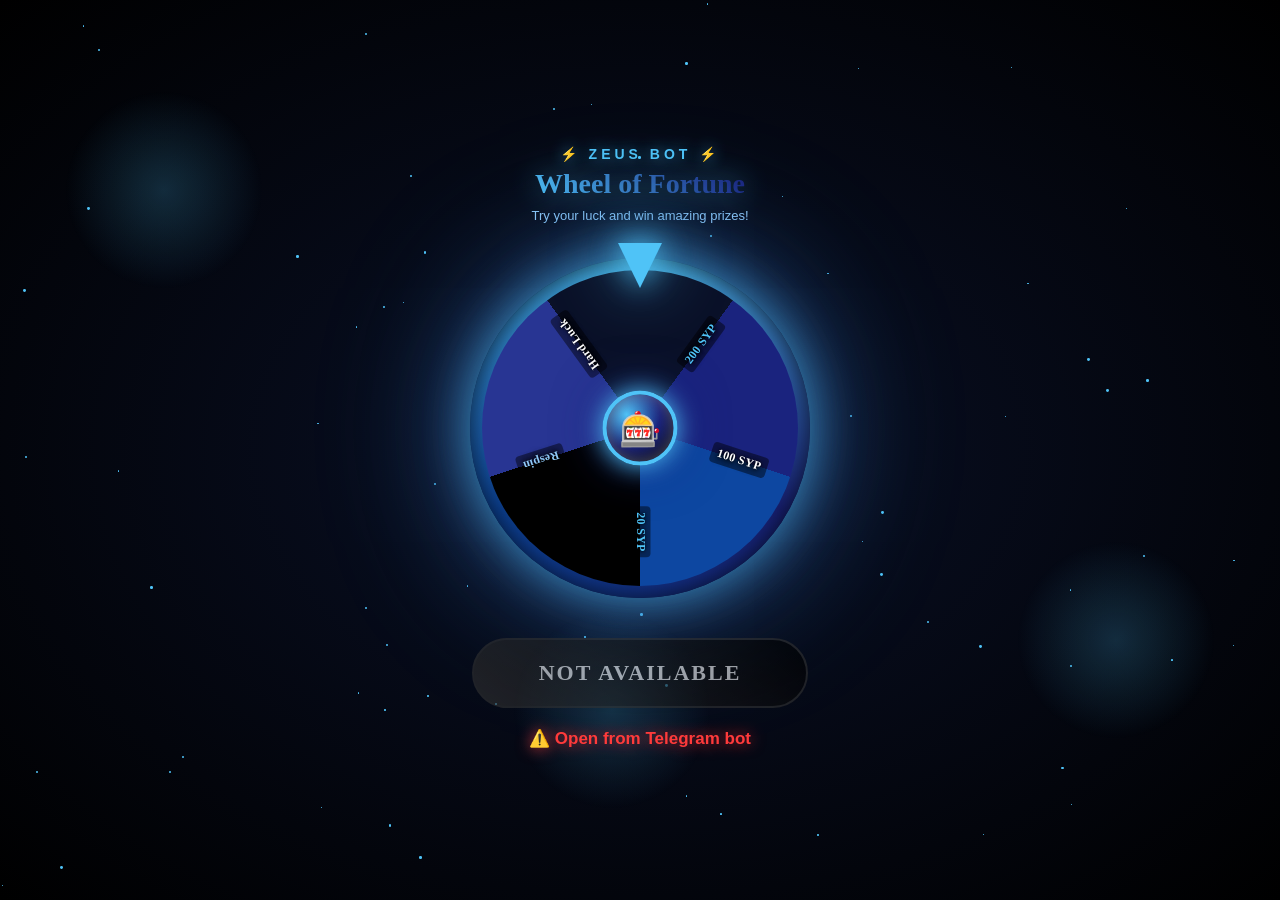
<file: index.html>
<!DOCTYPE html>
<html lang="en" dir="ltr">
<head>
    <meta charset="UTF-8">
    <meta name="viewport" content="width=device-width, initial-scale=1.0, maximum-scale=1.0, user-scalable=no">
    <title>🎡 ZEUS BOT - Wheel of Fortune</title>
    <script src="https://telegram.org/js/telegram-web-app.js"></script>
    <style>
        * { margin: 0; padding: 0; box-sizing: border-box; -webkit-tap-highlight-color: transparent; }

        body {
            font-family: 'Segoe UI', Tahoma, Arial, sans-serif;
            background: radial-gradient(ellipse at center, #0a1128 0%, #000000 100%);
            min-height: 100vh;
            display: flex; flex-direction: column; align-items: center; justify-content: center;
            padding: 20px; color: #fff; overflow: hidden; user-select: none; position: relative;
        }

        .stars { position: fixed; top: 0; left: 0; right: 0; bottom: 0; pointer-events: none; z-index: 0; }
        .star { position: absolute; background: #4fc3f7; border-radius: 50%; animation: twinkle 2s infinite ease-in-out; }
        @keyframes twinkle { 0%,100%{opacity:.2;transform:scale(.8)} 50%{opacity:1;transform:scale(1.2)} }

        .glow-orb { position: fixed; width: 200px; height: 200px; border-radius: 50%;
            background: radial-gradient(circle, rgba(79,195,247,0.2) 0%, transparent 70%);
            pointer-events: none; z-index: 0; animation: floatOrb 8s infinite ease-in-out; }
        @keyframes floatOrb { 0%,100%{transform:translate(0,0)} 50%{transform:translate(30px,-30px)} }

        .container { position: relative; z-index: 1; display: flex; flex-direction: column; align-items: center; }

        .header { text-align: center; margin-bottom: 20px; animation: fadeInDown 0.8s ease; }
        @keyframes fadeInDown { from{opacity:0;transform:translateY(-30px)} to{opacity:1;transform:translateY(0)} }

        .bot-name {
            font-size: 14px; letter-spacing: 4px; color: #4fc3f7; margin-bottom: 6px;
            font-weight: 700; text-shadow: 0 0 15px rgba(79,195,247,0.8);
            animation: botNamePulse 2s infinite ease-in-out;
            transition: opacity 0.3s ease;
        }
        @keyframes botNamePulse {
            0%,100% { opacity: 0.7; letter-spacing: 4px; }
            50% { opacity: 1; letter-spacing: 6px; }
        }

        /* ✅ إخفاء ZEUS BOT عند الدوران */
        .spinning .bot-name {
            opacity: 0 !important;
            animation: none !important;
        }

        .header h1 { font-size: 28px; margin-bottom: 8px;
            font-family: 'Georgia', 'Times New Roman', serif;
            background: linear-gradient(45deg, #4fc3f7, #1a237e, #4fc3f7);
            -webkit-background-clip: text; -webkit-text-fill-color: transparent; background-clip: text;
            background-size: 200% auto; animation: shineText 3s linear infinite;
            filter: drop-shadow(0 0 15px rgba(79,195,247,0.6)); }
        @keyframes shineText { to { background-position: 200% center; } }
        .header p { font-size: 13px; color: #90caf9; }

        .wheel-wrapper { position: relative; width: 340px; height: 340px; margin: 15px 0;
            display: flex; align-items: center; justify-content: center; }

        .wheel-glow { position: absolute; width: 100%; height: 100%; border-radius: 50%;
            background: radial-gradient(circle, rgba(79,195,247,0.4) 0%, transparent 70%);
            animation: pulseGlow 2s infinite ease-in-out; z-index: 0; }
        @keyframes pulseGlow { 0%,100%{transform:scale(1);opacity:.6} 50%{transform:scale(1.15);opacity:1} }
        .spinning .wheel-glow { animation: pulseGlow 0.4s infinite ease-in-out;
            background: radial-gradient(circle, rgba(41,98,255,0.6) 0%, transparent 70%); }

        .pointer { position: absolute; top: -15px; left: 50%; transform: translateX(-50%);
            width: 0; height: 0; border-left: 22px solid transparent; border-right: 22px solid transparent;
            border-top: 45px solid #4fc3f7; z-index: 10;
            filter: drop-shadow(0 0 15px rgba(79,195,247,1)) drop-shadow(0 0 30px rgba(79,195,247,0.6));
            animation: pointerBounce 1s infinite ease-in-out; }
        @keyframes pointerBounce { 0%,100%{transform:translateX(-50%) translateY(0)} 50%{transform:translateX(-50%) translateY(-5px)} }
        .spinning .pointer { animation: pointerShake 0.1s infinite linear; }
        @keyframes pointerShake { 0%,100%{transform:translateX(-50%) rotate(0)} 25%{transform:translateX(-50%) rotate(-5deg)} 75%{transform:translateX(-50%) rotate(5deg)} }

        .wheel-outer { width: 100%; height: 100%; border-radius: 50%;
            background: conic-gradient(from 0deg, #4fc3f7, #1a237e, #0d47a1, #4fc3f7);
            padding: 12px;
            box-shadow: 0 0 50px rgba(79,195,247,0.7), 0 0 100px rgba(26,35,126,0.6),
                0 0 150px rgba(79,195,247,0.4), inset 0 0 30px rgba(0,0,0,0.8);
            position: relative; z-index: 2; animation: rotateBorder 8s linear infinite; }
        @keyframes rotateBorder { to { transform: rotate(360deg); } }

        .wheel { width: 100%; height: 100%; border-radius: 50%; position: relative;
            overflow: hidden; background: #000000; }

        @keyframes continuousSpin {
            from { transform: rotate(0deg); }
            to { transform: rotate(360deg); }
        }

        /* ✅ النصوص في منتصف القطاعات */
        .wheel-label {
            position: absolute;
            font-family: 'Georgia', 'Times New Roman', serif;
            font-size: 12px;
            font-weight: 800;
            letter-spacing: 0.3px;
            text-align: center;
            white-space: nowrap;
            text-shadow: 0 2px 6px rgba(0,0,0,1), 0 0 3px rgba(0,0,0,1);
            pointer-events: none;
            z-index: 3;
            padding: 3px 6px;
            background: rgba(0,0,0,0.45);
            border-radius: 4px;
            transform-origin: center center;
        }

        .wheel-center { position: absolute; top: 50%; left: 50%; transform: translate(-50%, -50%);
            width: 75px; height: 75px; border-radius: 50%;
            background: radial-gradient(circle at 30% 30%, #4fc3f7, #1a237e, #000000);
            display: flex; align-items: center; justify-content: center; font-size: 34px;
            box-shadow: 0 0 25px rgba(79,195,247,1), 0 0 50px rgba(26,35,126,0.8),
                inset 0 0 15px rgba(255,255,255,0.3), inset 0 -5px 15px rgba(0,0,0,0.5);
            z-index: 5; border: 4px solid #4fc3f7; animation: centerPulse 1.5s infinite ease-in-out; }
        @keyframes centerPulse { 0%,100%{transform:translate(-50%,-50%) scale(1)} 50%{transform:translate(-50%,-50%) scale(1.08)} }
        .spinning .wheel-center { animation: centerSpin 0.2s infinite linear; }
        @keyframes centerSpin { 0%,100%{transform:translate(-50%,-50%) rotate(-5deg) scale(1.1)} 50%{transform:translate(-50%,-50%) rotate(5deg) scale(1.1)} }

        .spin-btn { margin-top: 25px; padding: 20px 65px; font-size: 22px; font-weight: 900;
            color: #fff; background: linear-gradient(45deg, #0a1128, #1a237e, #4fc3f7, #1a237e, #0a1128);
            background-size: 300% 100%; border: 2px solid #4fc3f7; border-radius: 60px; cursor: pointer;
            box-shadow: 0 10px 30px rgba(79,195,247,0.5), 0 0 40px rgba(26,35,126,0.6),
                inset 0 -4px 15px rgba(0,0,0,0.5);
            transition: all 0.3s ease; text-transform: uppercase; letter-spacing: 2px;
            position: relative; overflow: hidden; animation: btnShine 3s infinite linear; z-index: 10;
            font-family: 'Georgia', 'Times New Roman', serif; }
        @keyframes btnShine { 0%{background-position:0% center} 100%{background-position:300% center} }
        .spin-btn::before { content: ''; position: absolute; top: -50%; left: -50%;
            width: 200%; height: 200%;
            background: linear-gradient(45deg, transparent 30%, rgba(79,195,247,0.4) 50%, transparent 70%);
            transform: rotate(45deg); animation: btnShimmer 2s infinite; }
        @keyframes btnShimmer { 0%{transform:translateX(-100%) rotate(45deg)} 100%{transform:translateX(100%) rotate(45deg)} }
        .spin-btn:not(:disabled):active { transform: scale(0.95); }
        .spin-btn:not(:disabled):hover { transform: translateY(-4px);
            box-shadow: 0 15px 40px rgba(79,195,247,0.8), 0 0 60px rgba(26,35,126,0.8); }
        .spin-btn:disabled { background: linear-gradient(45deg, #333, #000); cursor: not-allowed;
            box-shadow: none; opacity: 0.6; animation: none; border-color: #333; }
        .spin-btn:disabled::before { display: none; }

        .status { margin-top: 20px; font-size: 17px; color: #4fc3f7; text-align: center;
            min-height: 26px; font-weight: bold; text-shadow: 0 0 15px rgba(79,195,247,0.8);
            animation: fadeIn 0.5s; }
        .status.error { color: #ff3b3b; text-shadow: 0 0 15px rgba(255,59,59,0.8); }
        .status.success { color: #4caf50; text-shadow: 0 0 15px rgba(76,175,80,0.8); }
        @keyframes fadeIn { from{opacity:0} to{opacity:1} }

        .spinning-screen { position: fixed; top: 0; left: 0; right: 0; bottom: 0;
            background: radial-gradient(circle, rgba(79,195,247,0.15) 0%, transparent 60%);
            pointer-events: none; z-index: 99; animation: screenPulse 0.3s infinite; display: none; }
        .spinning .spinning-screen { display: block; }
        @keyframes screenPulse { 0%,100%{opacity:.3} 50%{opacity:.8} }

        .loading-dots::after { content: ''; animation: dots 1.5s steps(4, end) infinite; }
        @keyframes dots { 0%,20%{content:''} 40%{content:'.'} 60%{content:'..'} 80%,100%{content:'...'} }

        @media (max-width: 400px) {
            .wheel-wrapper { width: 300px; height: 300px; }
            .header h1 { font-size: 24px; }
            .spin-btn { padding: 18px 50px; font-size: 18px; }
            .wheel-label { font-size: 11px; }
        }
    </style>
</head>
<body>

    <div class="stars" id="stars"></div>

    <div class="glow-orb" style="top: 10%; left: 5%; animation-delay: 0s;"></div>
    <div class="glow-orb" style="top: 60%; right: 5%; animation-delay: 2s;"></div>
    <div class="glow-orb" style="bottom: 10%; left: 40%; animation-delay: 4s;"></div>

    <div class="spinning-screen"></div>

    <div class="container">
        <div class="header">
            <div class="bot-name">⚡ ZEUS BOT ⚡</div>
            <h1>Wheel of Fortune</h1>
            <p>Try your luck and win amazing prizes!</p>
        </div>

        <div class="wheel-wrapper" id="wheelWrapper">
            <div class="wheel-glow"></div>
            <div class="pointer"></div>
            <div class="wheel-outer">
                <div class="wheel" id="wheel"></div>
                <div class="wheel-center" id="wheelCenter">🎰</div>
            </div>
        </div>

        <button class="spin-btn" id="spinBtn" disabled>Loading...</button>

        <div class="status" id="status">Connecting to Telegram<span class="loading-dots"></span></div>
    </div>

    <script>
        const PRIZES = [
            { name: '200 SYP', type: 'win',       value: 200, color: '#0a1128', textColor: '#4fc3f7' },
            { name: '100 SYP', type: 'win',       value: 100, color: '#1a237e', textColor: '#ffffff' },
            { name: '20 SYP',  type: 'win',       value: 20,  color: '#0d47a1', textColor: '#4fc3f7' },
            { name: 'Respin',     type: 'respin',    value: 0,     color: '#000000', textColor: '#90caf9' },
            { name: 'Hard Luck',  type: 'hard_luck', value: 0,     color: '#283593', textColor: '#ffffff' },
        ];

        let tg = null;
        let isSpinning = false;
        let audioCtx = null;

        const wheelEl = document.getElementById('wheel');
        const wheelWrapper = document.getElementById('wheelWrapper');
        const spinBtn = document.getElementById('spinBtn');
        const statusEl = document.getElementById('status');

        function createStars() {
            const starsContainer = document.getElementById('stars');
            for (let i = 0; i < 80; i++) {
                const star = document.createElement('div');
                star.className = 'star';
                const size = Math.random() * 2 + 1;
                star.style.width = size + 'px';
                star.style.height = size + 'px';
                star.style.left = Math.random() * 100 + 'vw';
                star.style.top = Math.random() * 100 + 'vh';
                star.style.animationDelay = Math.random() * 2 + 's';
                star.style.animationDuration = (Math.random() * 2 + 1.5) + 's';
                starsContainer.appendChild(star);
            }
        }

        function initAudio() {
            try {
                audioCtx = new (window.AudioContext || window.webkitAudioContext)();
            } catch (e) { console.log('Web Audio not supported:', e); }
        }

        function playTick() {
            if (!audioCtx) return;
            try {
                const osc = audioCtx.createOscillator();
                const gain = audioCtx.createGain();
                osc.connect(gain); gain.connect(audioCtx.destination);
                osc.type = 'square';
                osc.frequency.value = 800 + Math.random() * 400;
                gain.gain.setValueAtTime(0.05, audioCtx.currentTime);
                gain.gain.exponentialRampToValueAtTime(0.001, audioCtx.currentTime + 0.05);
                osc.start(audioCtx.currentTime);
                osc.stop(audioCtx.currentTime + 0.05);
            } catch (e) {}
        }

        function vibrate(pattern) {
            if (tg && tg.HapticFeedback) {
                try { tg.HapticFeedback.impactOccurred('medium'); } catch(e) {}
            }
            if (navigator.vibrate) navigator.vibrate(pattern);
        }

        // ✅ النصوص في منتصف القطاعات
        function buildWheel() {
            const segmentAngle = 360 / PRIZES.length;

            const gradientStops = PRIZES.map((prize, index) => {
                const startAngle = index * segmentAngle;
                const endAngle = (index + 1) * segmentAngle;
                return `${prize.color} ${startAngle}deg ${endAngle}deg`;
            }).join(', ');

            wheelEl.style.background = `conic-gradient(from -36deg, ${gradientStops})`;
            wheelEl.innerHTML = '';

            PRIZES.forEach((prize, index) => {
                const label = document.createElement('div');
                label.className = 'wheel-label';

                const centerAngle = (index * segmentAngle) + (segmentAngle / 2);

                // ✅ موضع دقيق: 33% من نصف القطر
                const radiusPercent = 33;
                const angleRad = (centerAngle - 90) * (Math.PI / 180);
                const x = 50 + radiusPercent * Math.cos(angleRad);
                const y = 50 + radiusPercent * Math.sin(angleRad);

                label.style.left = x + '%';
                label.style.top = y + '%';
                // ✅ النص موازٍ لنصف القطر (مقروء من المركز إلى الحافة)
                label.style.transform = `translate(-50%, -50%) rotate(${centerAngle - 90}deg)`;
                label.style.color = prize.textColor;
                label.textContent = prize.name;

                wheelEl.appendChild(label);
            });
        }

        function setStatus(text, type = '') {
            statusEl.textContent = text;
            statusEl.className = 'status ' + type;
        }

        function handleSpin() {
            if (isSpinning) return;
            if (!tg) {
                setStatus('❌ You must open from Telegram', 'error');
                return;
            }

            isSpinning = true;
            spinBtn.disabled = true;
            wheelWrapper.classList.add('spinning');
            setStatus('🎲 Spinning...');

            if (!audioCtx) initAudio();
            vibrate(50);

            wheelEl.style.transition = 'none';
            wheelEl.style.animation = 'continuousSpin 0.8s linear infinite';

            const tickInterval = setInterval(() => {
                playTick();
            }, 100);

            setTimeout(() => {
                try {
                    tg.sendData(JSON.stringify({
                        action: 'request_spin',
                        ts: Date.now()
                    }));
                    console.log('[SPIN] ✅ sendData sent');
                    clearInterval(tickInterval);
                    setStatus('✅ Check your bot messages!', 'success');
                } catch (err) {
                    console.error('[SPIN] sendData error:', err);
                    clearInterval(tickInterval);
                    setStatus('❌ Error, try again', 'error');
                    isSpinning = false;
                    spinBtn.disabled = false;
                    wheelWrapper.classList.remove('spinning');
                    wheelEl.style.animation = 'none';
                }
            }, 300);
        }

        function init() {
            createStars();
            buildWheel();

            if (window.Telegram && window.Telegram.WebApp) {
                tg = window.Telegram.WebApp;
                tg.ready();
                tg.expand();

                try {
                    tg.setHeaderColor('#000000');
                    tg.setBackgroundColor('#0a1128');
                } catch (e) {}

                if (tg.initDataUnsafe && tg.initDataUnsafe.user) {
                    const user = tg.initDataUnsafe.user;
                    setStatus(`👋 Welcome ${user.first_name}! Press to spin`, '');
                } else {
                    setStatus('👋 Welcome! Press to spin', '');
                }

                spinBtn.disabled = false;
                spinBtn.textContent = '🎡 SPIN NOW';

                document.addEventListener('click', () => {
                    if (!audioCtx) initAudio();
                }, { once: true });

            } else {
                setStatus('⚠️ Open from Telegram bot', 'error');
                spinBtn.textContent = 'Not Available';
                spinBtn.disabled = true;
            }

            spinBtn.addEventListener('click', handleSpin);
        }

        if (document.readyState === 'loading') {
            document.addEventListener('DOMContentLoaded', init);
        } else {
            init();
        }
    </script>
</body>
</html>
</file>
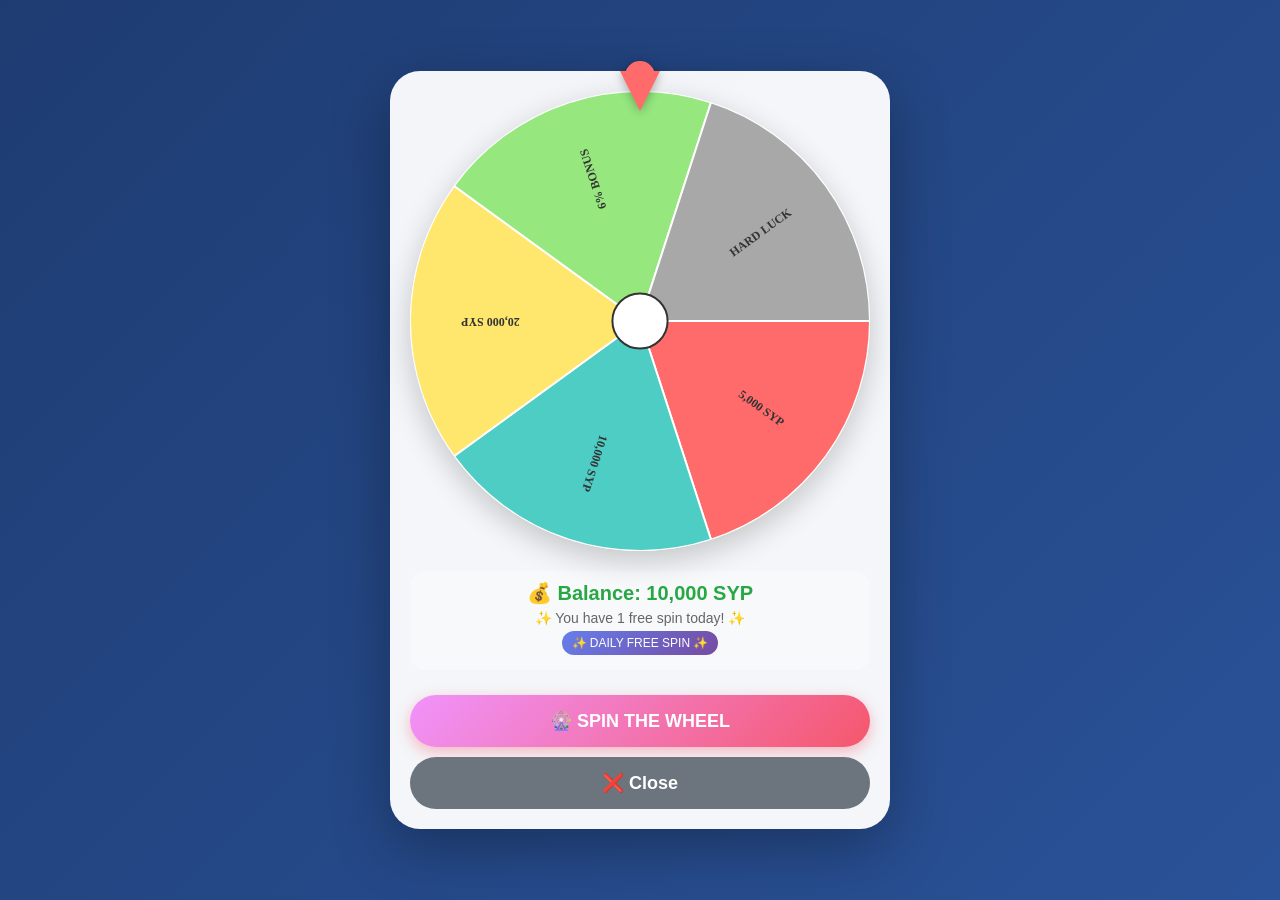
<file: wheel_game.html>
<!DOCTYPE html>
<html lang="ar">
<head>
    <meta charset="UTF-8">
    <meta name="viewport" content="width=device-width, initial-scale=1.0, user-scalable=no">
    <title>Zeus Wheel of Fortune</title>
    <style>
        * {
            margin: 0;
            padding: 0;
            box-sizing: border-box;
            user-select: none;
            -webkit-tap-highlight-color: transparent;
        }
        
        body {
            font-family: 'Segoe UI', Tahoma, Geneva, Verdana, sans-serif;
            background: linear-gradient(135deg, #1e3c72 0%, #2a5298 100%);
            min-height: 100vh;
            display: flex;
            justify-content: center;
            align-items: center;
            padding: 20px;
        }
        
        .container {
            background: rgba(255,255,255,0.95);
            border-radius: 30px;
            padding: 20px;
            box-shadow: 0 20px 60px rgba(0,0,0,0.3);
            max-width: 500px;
            width: 100%;
        }
        
        .wheel-container {
            position: relative;
            width: 100%;
            aspect-ratio: 1;
            margin-bottom: 20px;
        }
        
        canvas {
            position: absolute;
            top: 0;
            left: 0;
            width: 100%;
            height: 100%;
            border-radius: 50%;
            box-shadow: 0 10px 30px rgba(0,0,0,0.2);
        }
        
        .pointer {
            position: absolute;
            top: -20px;
            left: 50%;
            transform: translateX(-50%);
            width: 0;
            height: 0;
            border-left: 20px solid transparent;
            border-right: 20px solid transparent;
            border-top: 40px solid #ff6b6b;
            filter: drop-shadow(0 2px 5px rgba(0,0,0,0.3));
            z-index: 10;
        }
        
        .pointer::after {
            content: '';
            position: absolute;
            top: -50px;
            left: -15px;
            width: 30px;
            height: 30px;
            background: #ff6b6b;
            border-radius: 50%;
        }
        
        .button {
            width: 100%;
            padding: 15px;
            font-size: 18px;
            font-weight: bold;
            border: none;
            border-radius: 50px;
            cursor: pointer;
            transition: transform 0.2s, box-shadow 0.2s;
            margin-top: 10px;
        }
        
        .button:active {
            transform: scale(0.98);
        }
        
        .spin-btn {
            background: linear-gradient(135deg, #f093fb 0%, #f5576c 100%);
            color: white;
            box-shadow: 0 5px 15px rgba(245,87,108,0.4);
        }
        
        .spin-btn:disabled {
            opacity: 0.5;
            cursor: not-allowed;
            transform: none;
        }
        
        .info {
            text-align: center;
            margin: 15px 0;
            padding: 10px;
            background: #f8f9fa;
            border-radius: 15px;
        }
        
        .balance {
            font-size: 20px;
            font-weight: bold;
            color: #28a745;
        }
        
        .spin-info {
            font-size: 14px;
            color: #666;
            margin-top: 5px;
        }
        
        .daily-badge {
            background: linear-gradient(135deg, #667eea 0%, #764ba2 100%);
            color: white;
            padding: 5px 10px;
            border-radius: 20px;
            font-size: 12px;
            display: inline-block;
            margin-top: 5px;
        }
        
        .result {
            text-align: center;
            font-size: 18px;
            margin-top: 15px;
            padding: 10px;
            border-radius: 10px;
            font-weight: bold;
            animation: slideIn 0.3s ease;
        }
        
        .win {
            background: #d4edda;
            color: #155724;
            border: 1px solid #c3e6cb;
        }
        
        .lose {
            background: #f8d7da;
            color: #721c24;
            border: 1px solid #f5c6cb;
        }
        
        @keyframes slideIn {
            from {
                opacity: 0;
                transform: translateY(-20px);
            }
            to {
                opacity: 1;
                transform: translateY(0);
            }
        }
        
        .loading {
            text-align: center;
            padding: 20px;
            color: #666;
        }
        
        .spinner {
            border: 3px solid #f3f3f3;
            border-top: 3px solid #f5576c;
            border-radius: 50%;
            width: 40px;
            height: 40px;
            animation: spin 1s linear infinite;
            margin: 0 auto 10px;
        }
        
        @keyframes spin {
            0% { transform: rotate(0deg); }
            100% { transform: rotate(360deg); }
        }
        
        .timer {
            font-size: 12px;
            color: #ff6b6b;
            margin-top: 5px;
            font-weight: bold;
        }
        
        .close-btn {
            background: #6c757d;
            color: white;
            margin-top: 10px;
        }
        
        .close-btn:active {
            transform: scale(0.98);
        }
        
        .error-msg {
            background: #f8d7da;
            color: #721c24;
            padding: 10px;
            border-radius: 10px;
            margin-top: 10px;
            font-size: 14px;
            text-align: center;
        }
    </style>
</head>
<body>
    <div class="container">
        <div class="wheel-container">
            <canvas id="wheelCanvas" width="500" height="500"></canvas>
            <div class="pointer"></div>
        </div>
        
        <div class="info">
            <div class="balance">💰 Balance: <span id="balance">0</span> SYP</div>
            <div class="spin-info" id="spinInfo">
                🎁 One free spin per day!
            </div>
            <div class="daily-badge">✨ DAILY FREE SPIN ✨</div>
            <div class="timer" id="timer"></div>
        </div>
        
        <button class="button spin-btn" id="spinBtn">🎡 SPIN THE WHEEL</button>
        <button class="button close-btn" id="closeBtn">❌ Close</button>
        
        <div id="result" class="result" style="display: none;"></div>
        <div id="errorMsg" class="error-msg" style="display: none;"></div>
    </div>
    
    <script>
        // ============================================
        // إعدادات العجلة
        // ============================================
        const SEGMENTS = [
            { name: "5,000 SYP", color: "#FF6B6B", type: "balance", value: 5000 },
            { name: "10,000 SYP", color: "#4ECDC4", type: "balance", value: 10000 },
            { name: "20,000 SYP", color: "#FFE66D", type: "balance", value: 20000 },
            { name: "6% BONUS", color: "#95E77E", type: "bonus", value: 6 },
            { name: "HARD LUCK", color: "#A8A8A8", type: "balance", value: 0 }
        ];
        
        // متغيرات عامة
        let canvas, ctx, spinBtn, closeBtn, resultDiv, errorMsgDiv;
        let balanceSpan, spinInfoSpan, timerSpan;
        let currentRotation = 0;
        let spinning = false;
        let canSpin = true;
        let nextSpinTime = null;
        let tg = null;
        
        // ============================================
        // التهيئة
        // ============================================
        function initElements() {
            canvas = document.getElementById('wheelCanvas');
            ctx = canvas.getContext('2d');
            spinBtn = document.getElementById('spinBtn');
            closeBtn = document.getElementById('closeBtn');
            resultDiv = document.getElementById('result');
            errorMsgDiv = document.getElementById('errorMsg');
            balanceSpan = document.getElementById('balance');
            spinInfoSpan = document.getElementById('spinInfo');
            timerSpan = document.getElementById('timer');
        }
        
        // ============================================
        // دوال الرسم
        // ============================================
        function drawWheel() {
            if (!canvas || !ctx) return;
            
            const size = canvas.width;
            const centerX = size / 2;
            const centerY = size / 2;
            const radius = size / 2;
            const anglePerSegment = (Math.PI * 2) / SEGMENTS.length;
            
            ctx.clearRect(0, 0, size, size);
            
            for (let i = 0; i < SEGMENTS.length; i++) {
                const startAngle = i * anglePerSegment + currentRotation;
                const endAngle = (i + 1) * anglePerSegment + currentRotation;
                
                // رسم القطعة
                ctx.beginPath();
                ctx.moveTo(centerX, centerY);
                ctx.arc(centerX, centerY, radius, startAngle, endAngle);
                ctx.closePath();
                
                ctx.fillStyle = SEGMENTS[i].color;
                ctx.fill();
                ctx.strokeStyle = "white";
                ctx.lineWidth = 2;
                ctx.stroke();
                
                // رسم النص
                ctx.save();
                ctx.translate(centerX, centerY);
                ctx.rotate(startAngle + anglePerSegment / 2);
                ctx.textAlign = "center";
                ctx.textBaseline = "middle";
                ctx.font = "bold 12px 'Segoe UI'";
                ctx.fillStyle = "#333";
                ctx.shadowBlur = 0;
                
                const textRadius = radius * 0.65;
                ctx.fillText(SEGMENTS[i].name, textRadius, 0);
                ctx.restore();
            }
            
            // رسم الدائرة الداخلية
            ctx.beginPath();
            ctx.arc(centerX, centerY, radius * 0.12, 0, Math.PI * 2);
            ctx.fillStyle = "#fff";
            ctx.fill();
            ctx.strokeStyle = "#333";
            ctx.lineWidth = 2;
            ctx.stroke();
        }
        
        // ============================================
        // دوال التواصل مع البوت
        // ============================================
        function sendToBot(action, data = {}) {
            return new Promise((resolve, reject) => {
                const message = JSON.stringify({ action, ...data });
                console.log(`📤 Sending: ${message}`);
                
                if (!tg) {
                    reject(new Error("Telegram WebApp not available"));
                    return;
                }
                
                // تعيين مستمع للرد
                const handler = (event) => {
                    try {
                        const response = JSON.parse(event.data);
                        console.log(`📥 Received:`, response);
                        resolve(response);
                    } catch (e) {
                        reject(e);
                    }
                };
                
                tg.onEvent('data', handler);
                tg.sendData(message);
                
                // تايم أوت
                setTimeout(() => {
                    tg.offEvent('data', handler);
                    reject(new Error("No response from bot"));
                }, 15000);
            });
        }
        
        async function requestSpin() {
            const response = await sendToBot('request_spin');
            
            if (response.action === 'error') {
                throw new Error(response.message);
            }
            
            if (response.action === 'spin_result') {
                return {
                    prizeIndex: response.prizeIndex,
                    prize: response.prize
                };
            }
            
            throw new Error("Invalid response");
        }
        
        async function updateData() {
            try {
                const response = await sendToBot('ready');
                
                if (response.action === 'update_data') {
                    // تحديث الرصيد
                    if (response.balance !== undefined) {
                        balanceSpan.textContent = Number(response.balance).toLocaleString();
                    }
                    
                    // تحديث حالة الدوران
                    canSpin = response.canSpin === true;
                    
                    if (!canSpin) {
                        spinBtn.disabled = true;
                        spinInfoSpan.textContent = "⏰ You've already spun today!";
                        spinBtn.style.opacity = "0.5";
                        
                        if (response.nextSpinTime) {
                            nextSpinTime = new Date(response.nextSpinTime);
                            startTimer();
                        }
                    } else {
                        spinBtn.disabled = false;
                        spinInfoSpan.textContent = "✨ You have 1 free spin today! ✨";
                        spinBtn.style.opacity = "1";
                        timerSpan.textContent = "";
                    }
                    
                    return true;
                }
                return false;
            } catch (error) {
                console.error("Update error:", error);
                spinInfoSpan.textContent = "⚠️ Connection error";
                return false;
            }
        }
        
        // ============================================
        // دوال المؤقت
        // ============================================
        function startTimer() {
            function updateTimerDisplay() {
                if (!nextSpinTime) return;
                
                const now = new Date();
                const diff = nextSpinTime - now;
                
                if (diff <= 0) {
                    timerSpan.textContent = "";
                    canSpin = true;
                    spinBtn.disabled = false;
                    spinInfoSpan.textContent = "✨ You have 1 free spin today! ✨";
                    spinBtn.style.opacity = "1";
                    return;
                }
                
                const hours = Math.floor(diff / (1000 * 60 * 60));
                const minutes = Math.floor((diff % (1000 * 60 * 60)) / (1000 * 60));
                const seconds = Math.floor((diff % (1000 * 60)) / 1000);
                
                timerSpan.textContent = `⏰ Next spin: ${hours}h ${minutes}m ${seconds}s`;
                setTimeout(updateTimerDisplay, 1000);
            }
            
            updateTimerDisplay();
        }
        
        // ============================================
        // دوال الدوران
        // ============================================
        function showResult(message, isWin) {
            resultDiv.innerHTML = message.replace(/\n/g, '<br>');
            resultDiv.className = isWin ? "result win" : "result lose";
            resultDiv.style.display = "block";
            
            // إخفاء بعد 5 ثواني
            setTimeout(() => {
                resultDiv.style.display = "none";
            }, 5000);
        }
        
        function showError(message) {
            errorMsgDiv.textContent = message;
            errorMsgDiv.style.display = "block";
            
            setTimeout(() => {
                errorMsgDiv.style.display = "none";
            }, 3000);
        }
        
        async function spin() {
            // التحقق من حالة الدوران
            if (spinning) {
                showError("Please wait, spin in progress...");
                return;
            }
            
            if (!canSpin) {
                showError("You have already spun today! Come back tomorrow.");
                return;
            }
            
            spinning = true;
            spinBtn.disabled = true;
            resultDiv.style.display = "none";
            
            // طلب الدورة من البوت
            let spinResult;
            try {
                spinResult = await requestSpin();
            } catch (error) {
                console.error("Spin error:", error);
                showError(error.message || "Failed to spin. Please try again.");
                spinning = false;
                spinBtn.disabled = false;
                return;
            }
            
            const targetIndex = spinResult.prizeIndex;
            const prize = spinResult.prize;
            
            // حساب الدوران
            const anglePerSegment = 360 / SEGMENTS.length;
            const targetAngle = (targetIndex * anglePerSegment) + (anglePerSegment / 2);
            const currentAngle = (currentRotation * 180 / Math.PI) % 360;
            
            let deltaAngle = (targetAngle - currentAngle + 360) % 360;
            let spins = 5;
            let finalRotation = currentRotation + ((spins * 360 + deltaAngle) * Math.PI / 180);
            
            // تنفيذ الحركة
            const duration = 3000;
            const startTime = performance.now();
            const startRotation = currentRotation;
            const rotationDelta = finalRotation - startRotation;
            
            function animate(currentTime) {
                const elapsed = currentTime - startTime;
                const progress = Math.min(1, elapsed / duration);
                const easeOut = 1 - Math.pow(1 - progress, 3);
                
                currentRotation = startRotation + rotationDelta * easeOut;
                drawWheel();
                
                if (progress < 1) {
                    requestAnimationFrame(animate);
                } else {
                    // انتهى الدوران
                    currentRotation = finalRotation % (Math.PI * 2);
                    drawWheel();
                    
                    // عرض النتيجة
                    let resultText = "";
                    let isWin = false;
                    
                    if (prize.type === "balance" && prize.value > 0) {
                        resultText = `🎉 CONGRATULATIONS! 🎉\n\nYou won ${prize.value.toLocaleString()} SYP!`;
                        isWin = true;
                    } else if (prize.type === "bonus") {
                        resultText = `🎁 BONUS! 🎁\n\nYou got a ${prize.value}% bonus on your next deposit!`;
                        isWin = true;
                    } else {
                        resultText = `😢 HARD LUCK! 😢\n\nBetter luck next time!`;
                        isWin = false;
                    }
                    
                    showResult(resultText, isWin);
                    spinning = false;
                    
                    // تحديث البيانات
                    updateData().catch(console.error);
                }
            }
            
            requestAnimationFrame(animate);
        }
        
        // ============================================
        // ضبط حجم الـ canvas
        // ============================================
        function resizeCanvas() {
            if (!canvas) return;
            const size = Math.min(canvas.parentElement.clientWidth, 500);
            canvas.width = size;
            canvas.height = size;
            drawWheel();
        }
        
        // ============================================
        // التهيئة الرئيسية
        // ============================================
        async function init() {
            initElements();
            
            // الحصول على Telegram WebApp
            if (window.Telegram && window.Telegram.WebApp) {
                tg = window.Telegram.WebApp;
                tg.expand();
                tg.ready();
                console.log("✅ Telegram WebApp ready");
            } else {
                console.log("⚠️ Running in browser mode");
                tg = {
                    sendData: (data) => {
                        console.log("Mock sendData:", data);
                        setTimeout(() => {
                            const event = { data: JSON.stringify({ action: 'update_data', balance: 10000, canSpin: true }) };
                            if (tg._handlers) {
                                tg._handlers.forEach(h => h(event));
                            }
                        }, 500);
                    },
                    onEvent: (event, handler) => {
                        if (!tg._handlers) tg._handlers = [];
                        if (event === 'data') tg._handlers.push(handler);
                    },
                    offEvent: (event, handler) => {
                        if (tg._handlers) {
                            const index = tg._handlers.indexOf(handler);
                            if (index > -1) tg._handlers.splice(index, 1);
                        }
                    }
                };
            }
            
            // ضبط حجم الـ canvas
            resizeCanvas();
            window.addEventListener('resize', resizeCanvas);
            
            // إضافة مستمع للزر
            if (spinBtn) spinBtn.addEventListener('click', spin);
            if (closeBtn) closeBtn.addEventListener('click', () => {
                if (tg) tg.close();
                else window.close();
            });
            
            // تحميل البيانات
            await updateData();
            
            console.log("✅ Wheel initialized");
        }
        
        // بدء التطبيق عند تحميل الصفحة
        window.addEventListener('DOMContentLoaded', init);
    </script>
</body>
</html>
</file>
